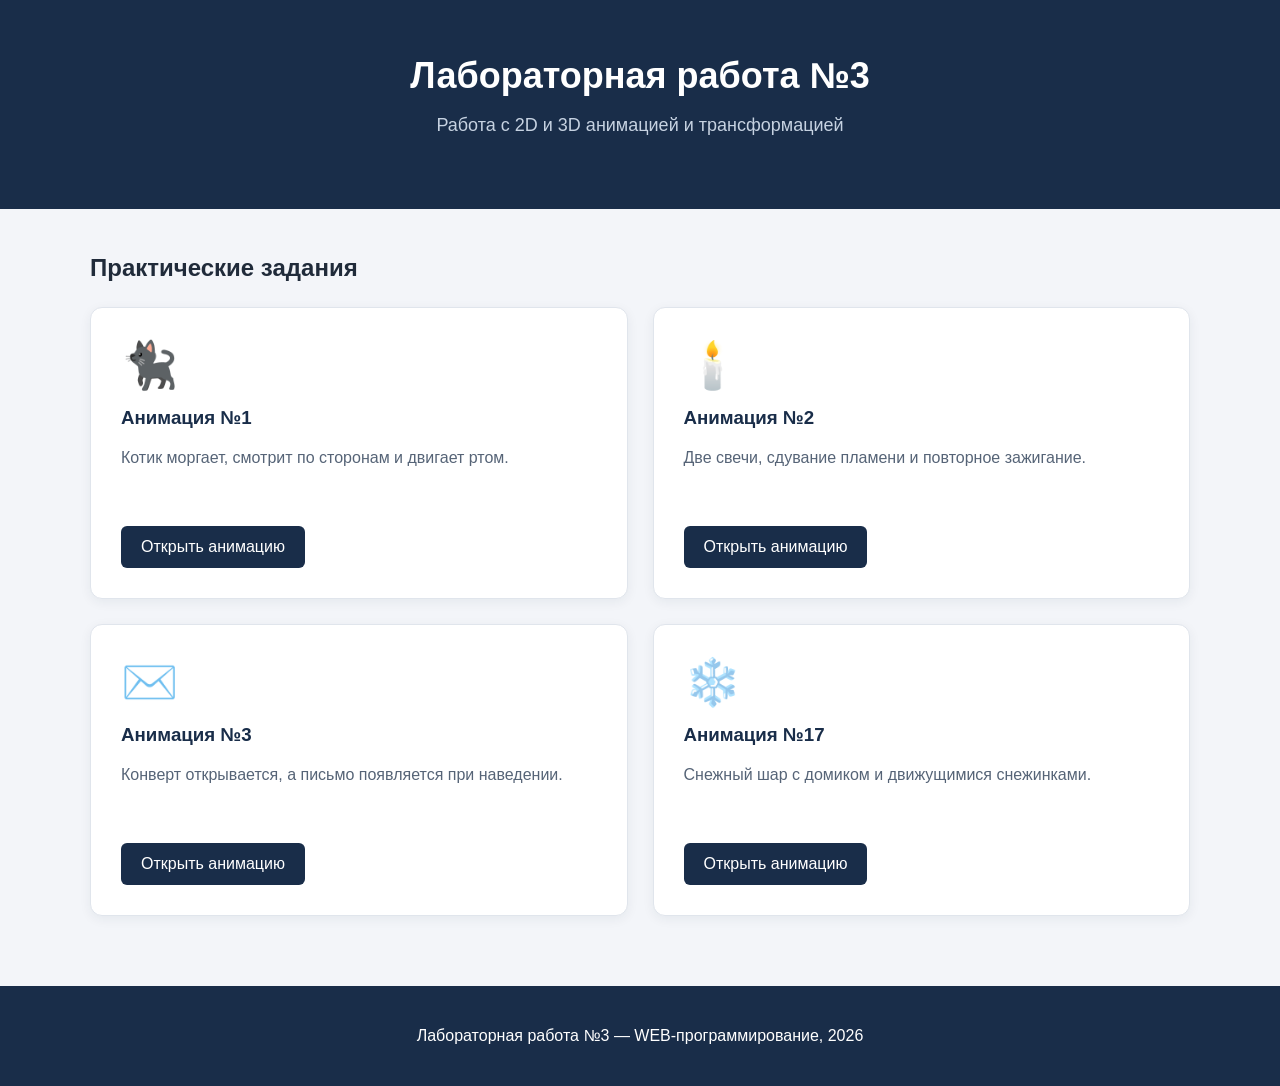
<file: index.html>
<!DOCTYPE html>
<html lang="ru">
<head>
    <meta charset="UTF-8">
    <meta name="viewport" content="width=device-width, initial-scale=1.0">
    <title>Лабораторная №3 — CSS-анимации</title>
    <link rel="stylesheet" href="css/styles.css">
</head>
<body class="lab3-home">

    <header class="lab3-header">
        <h1>Лабораторная работа №3</h1>
        <p>Работа с 2D и 3D анимацией и трансформацией</p>
    </header>

    <main class="lab3-container">
        <h2>Практические задания</h2>

        <div class="lab3-grid">

            <article class="lab3-card">
                <div class="lab3-card-icon">🐈‍⬛</div>
                <h3>Анимация №1</h3>
                <p>Котик моргает, смотрит по сторонам и двигает ртом.</p>
                <a href="cat.html">Открыть анимацию</a>
            </article>

            <article class="lab3-card">
                <div class="lab3-card-icon">🕯️</div>
                <h3>Анимация №2</h3>
                <p>Две свечи, сдувание пламени и повторное зажигание.</p>
                <a href="candles.html">Открыть анимацию</a>
            </article>

            <article class="lab3-card">
                <div class="lab3-card-icon">✉️</div>
                <h3>Анимация №3</h3>
                <p>Конверт открывается, а письмо появляется при наведении.</p>
                <a href="envelope.html">Открыть анимацию</a>
            </article>

            <article class="lab3-card">
                <div class="lab3-card-icon">❄️</div>
                <h3>Анимация №17</h3>
                <p>Снежный шар с домиком и движущимися снежинками.</p>
                <a href="snowglobe.html">Открыть анимацию</a>
            </article>

        </div>
    </main>

    <footer class="lab3-footer">
        <p>Лабораторная работа №3 — WEB-программирование, 2026</p>
    </footer>

</body>
</html>
</file>
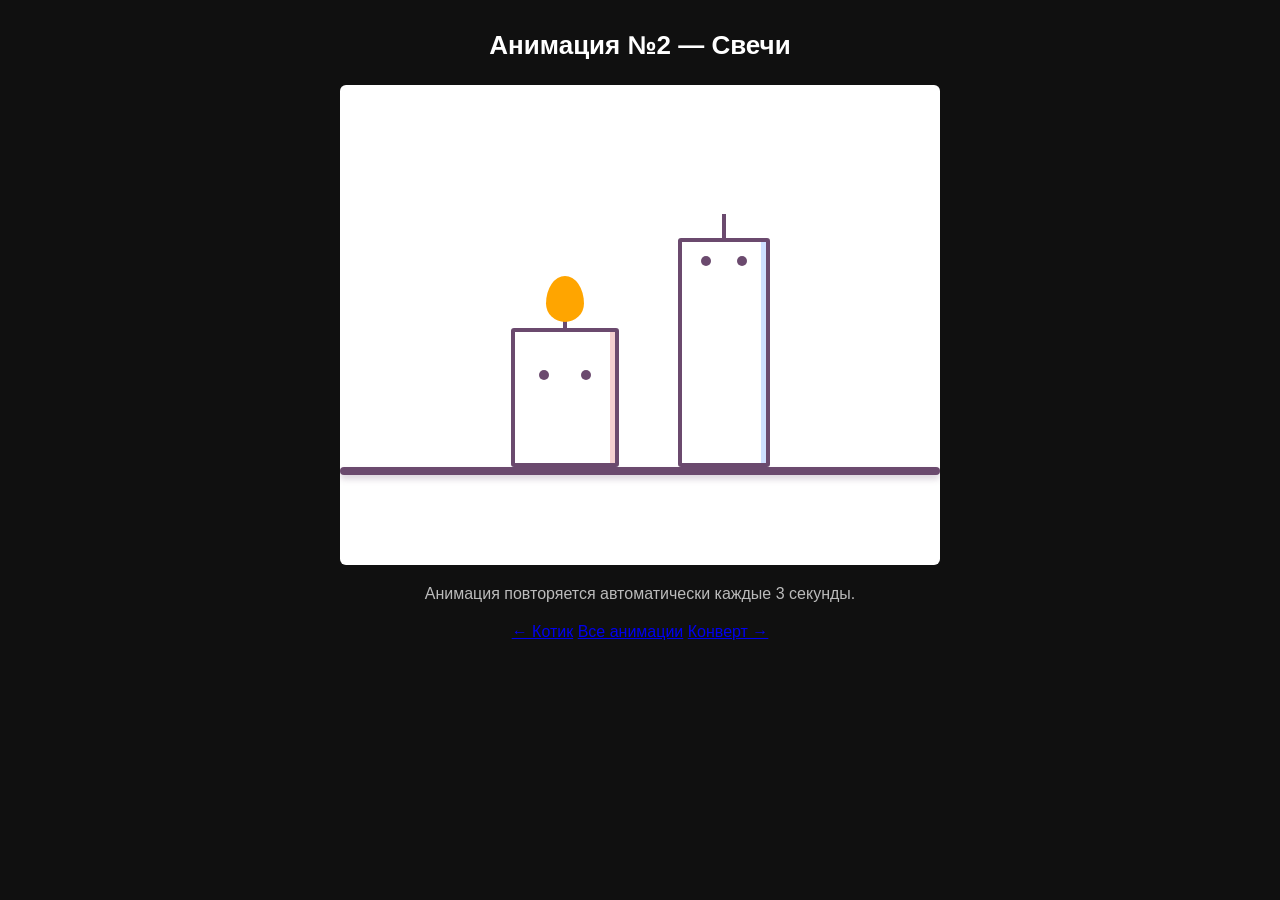
<file: candles.html>
<!DOCTYPE html>
<html lang="ru">
<head>
    <meta charset="UTF-8">
    <meta name="viewport" content="width=device-width, initial-scale=1.0">
    <title>Анимация №2 — Свечи</title>
    <link rel="stylesheet" href="css/styles.css">
</head>
<body class="candles-page">
    <main class="candles-main">
        <h1>Анимация №2 — Свечи</h1>
        <div class="candles-demo" role="img" aria-label="Высокая свеча задувает низкую, которая краснеет и вновь загорается">
            <div class="stage">
                <!-- scene: точка отсчёта — центр сцены на линии земли -->
                <div class="scene">
            
                  <!-- низкая свечка (та, что горит) -->
                  <div class="candle short">
                    <div class="wick"></div>
                    <div class="flame"></div>
                    <div class="eye l"><i class="dot"></i><i class="chev right"></i></div>
                    <div class="eye r"><i class="dot"></i><i class="chev left"></i></div>
                  </div>
            
                  <!-- высокая свечка (та, что дует) -->
                  <div class="candle tall">
                    <div class="wick"></div>
                    <div class="eye l"><i class="dot"></i></div>
                    <div class="eye r"><i class="dot"></i></div>
                    <div class="mouth"></div>
                  </div>
            
                  <div class="ring"></div>
                  <div class="smoke"></div>
                </div>
            
                <div class="ground"></div>
              </div>
        </div>
        <p class="candles-note">Анимация повторяется автоматически каждые 3 секунды.</p>
        <nav class="animation-nav" aria-label="Переход к другим анимациям">
            <a href="cat.html">← Котик</a>
            <a href="index.html">Все анимации</a>
            <a href="envelope.html">Конверт →</a>
        </nav>
    </main>
</body>
</html>
</file>
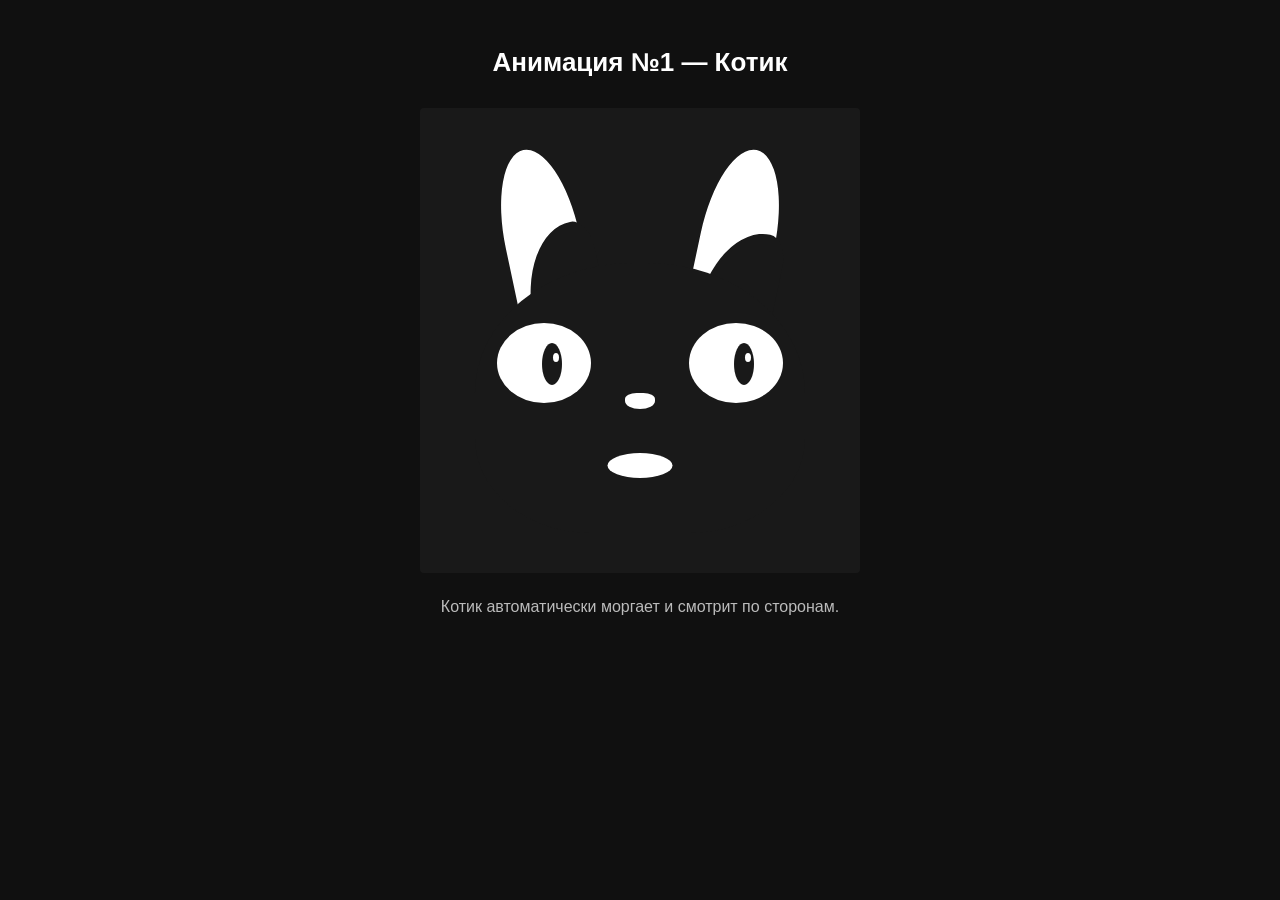
<file: cat.html>
<!DOCTYPE html>
<html lang="ru">
<head>
    <meta charset="UTF-8">
    <meta name="viewport" content="width=device-width, initial-scale=1.0">
    <title>Анимация 1 — Котик</title>
    <link rel="stylesheet" href="css/styles.css">
</head>
<body class="cat-page">

    <main class="cat-scene">
        <h1>Анимация №1 — Котик</h1>

        <div class="cat-art" role="img"
             aria-label="Чёрный котик моргает, смотрит по сторонам и двигает ртом">

            <div class="cat-ear cat-ear-left">
                <div class="cat-ear-inner"></div>
            </div>

            <div class="cat-ear cat-ear-right">
                <div class="cat-ear-inner"></div>
            </div>

            <div class="cat-face">
                <div class="cat-eye cat-eye-left">
                    <div class="cat-pupil"></div>
                </div>

                <div class="cat-eye cat-eye-right">
                    <div class="cat-pupil"></div>
                </div>

                <div class="cat-nose"></div>
                <div class="cat-mouth"></div>
            </div>
        </div>

        <p class="cat-hint">
            Котик автоматически моргает и смотрит по сторонам.
        </p>
    </main>

</body>
</html>
</file>
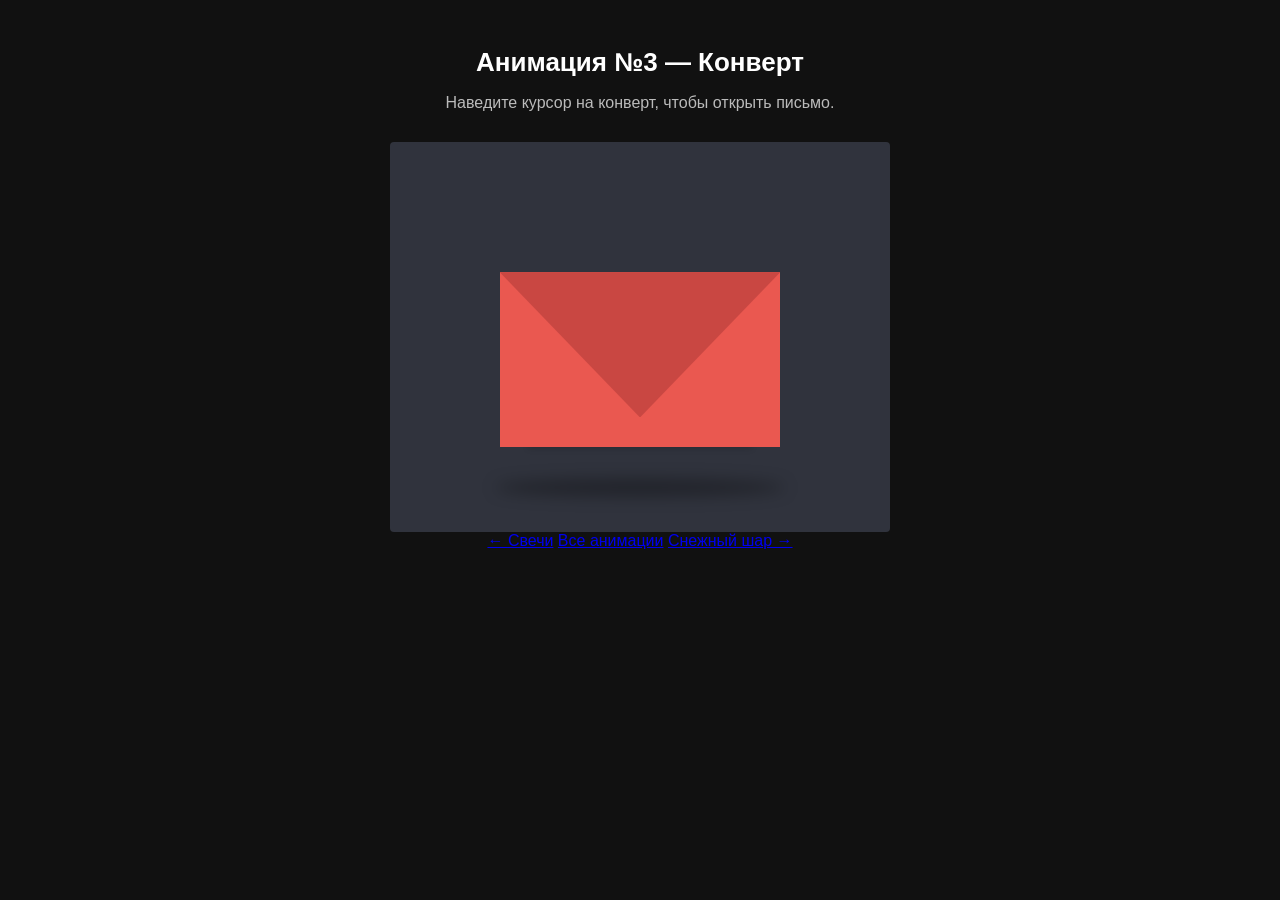
<file: envelope.html>
<!DOCTYPE html>
<html lang="ru">
<head>
    <meta charset="UTF-8">
    <meta name="viewport" content="width=device-width, initial-scale=1.0">
    <title>Анимация №3 — Конверт</title>
    <link rel="stylesheet" href="css/styles.css">
</head>
<body class="envelope-page">

    <main class="envelope-main">
        <h1>Анимация №3 — Конверт</h1>

        <p>Наведите курсор на конверт, чтобы открыть письмо.</p>

        <div class="envelope-scene">

            <div class="mail-envelope" tabindex="0"
                 role="img"
                 aria-label="Красный конверт с выдвигающимся письмом">

                <!-- Задняя часть конверта -->
                <div class="envelope-back"></div>

                <!-- Письмо -->
                <div class="envelope-letter">
                    <div class="letter-stripes"></div>

                    <div class="letter-content">
                        <span class="letter-line line-long"></span>
                        <span class="letter-line line-medium"></span>
                        <span class="letter-line line-short"></span>
                    </div>

                    <div class="letter-stamp"></div>
                </div>

                <!-- Верхняя открывающаяся часть -->
                <div class="envelope-flap"></div>

                <!-- Передняя часть конверта -->
                <div class="envelope-front"></div>
            </div>

            <div class="envelope-shadow"></div>
        </div>

        <nav class="animation-nav">
            <a href="candles.html">← Свечи</a>
            <a href="index.html">Все анимации</a>
            <a href="snowglobe.html">Снежный шар →</a>
        </nav>
    </main>

</body>
</html>
</file>
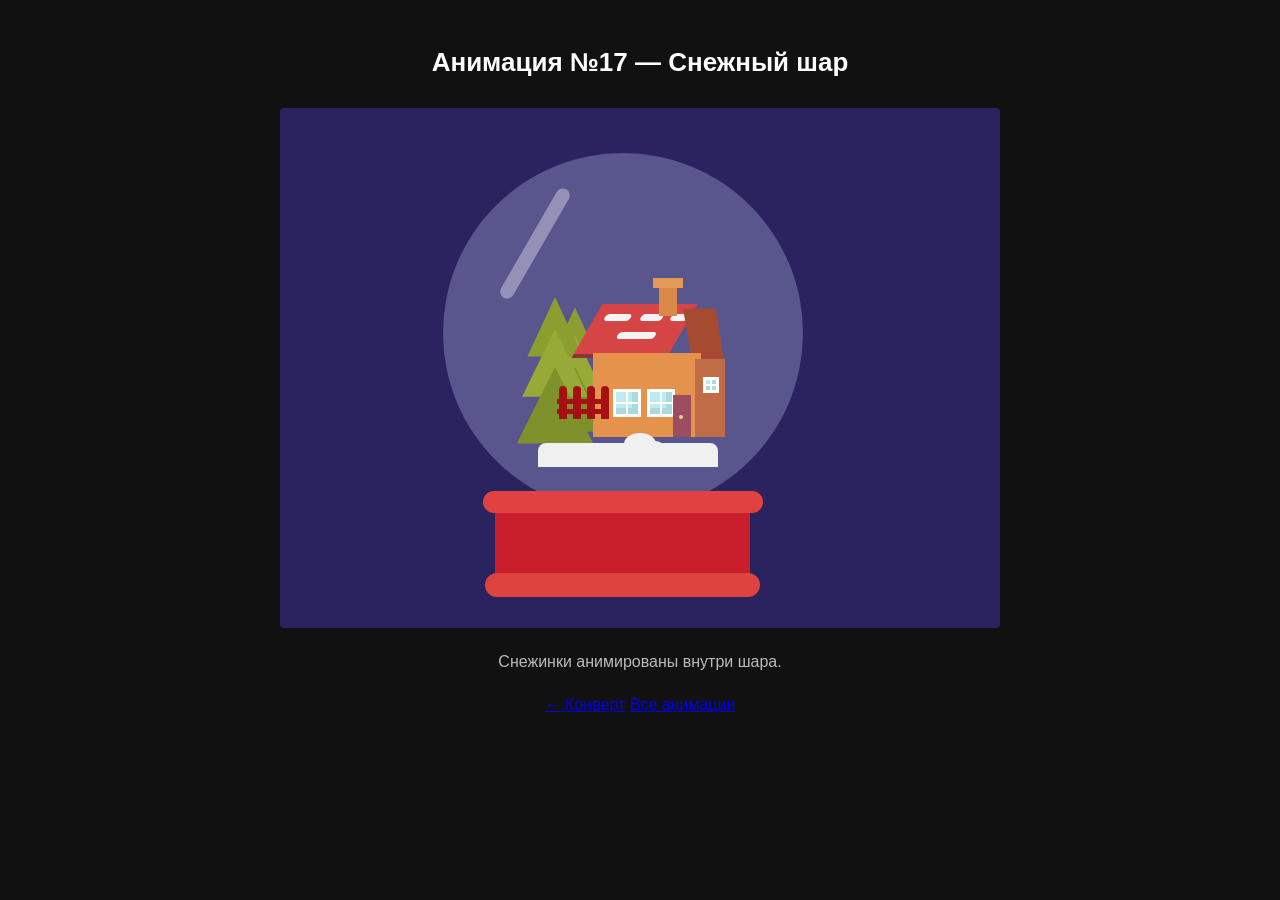
<file: snowglobe.html>
<!DOCTYPE html>
<html lang="ru">
<head>
    <meta charset="UTF-8">
    <meta name="viewport" content="width=device-width, initial-scale=1.0">
    <title>Анимация №17 — Снежный шар</title>
    <link rel="stylesheet" href="css/styles.css">
</head>
<body class="snowglobe-page">

    <main class="snowglobe-main">
        <h1>Анимация №17 — Снежный шар</h1>

        <div class="snowglobe-scene">
            <div class="snowglobe" role="img"
                 aria-label="Снежный шар с домиком, деревьями и движущимися снежинками">

                <div class="globe-glass">
                    <div class="globe-highlight"></div>

                    <!-- фон внутри шара -->
                    <div class="globe-inner-bg"></div>

                    <!-- деревья -->
                    <div class="tree tree-back">
                        <div class="tree-part tree-part-1"></div>
                        <div class="tree-part tree-part-2"></div>
                        <div class="tree-part tree-part-3"></div>
                    </div>

                    <div class="tree tree-front">
                        <div class="tree-part tree-part-1"></div>
                        <div class="tree-part tree-part-2"></div>
                        <div class="tree-part tree-part-3"></div>
                    </div>

                    <!-- дом -->
                    <div class="house">
                        <div class="chimney">
                            <div class="chimney-top"></div>
                        </div>

                        <div class="roof-main">
                            <div class="roof-snow snow-a"></div>
                            <div class="roof-snow snow-b"></div>
                            <div class="roof-snow snow-c"></div>
                            <div class="roof-snow snow-d"></div>
                        </div>

                        <div class="roof-side"></div>

                        <div class="house-body">
                            <div class="window window-left"></div>
                            <div class="window window-center"></div>
                            <div class="door"></div>
                            <div class="door-knob"></div>
                        </div>

                        <div class="house-side">
                            <div class="window-small"></div>
                        </div>
                    </div>

                    <!-- забор -->
                    <div class="fence">
                        <span></span><span></span><span></span><span></span>
                    </div>

                    <!-- снег внизу -->
                    <div class="snow-platform">
                        <div class="snow-bump bump-1"></div>
                        <div class="snow-bump bump-2"></div>
                    </div>

                    <!-- снежинки -->
                    <div class="snowflakes" aria-hidden="true">
                        <span style="--x: 6%; --delay: -1s; --duration: 8s; --size: 4px;"></span>
                        <span style="--x: 12%; --delay: -4s; --duration: 7s; --size: 3px;"></span>
                        <span style="--x: 18%; --delay: -2s; --duration: 9s; --size: 5px;"></span>
                        <span style="--x: 24%; --delay: -5s; --duration: 6s; --size: 3px;"></span>
                        <span style="--x: 31%; --delay: -3s; --duration: 8s; --size: 4px;"></span>
                        <span style="--x: 38%; --delay: -7s; --duration: 7s; --size: 5px;"></span>
                        <span style="--x: 45%; --delay: -2s; --duration: 10s; --size: 3px;"></span>
                        <span style="--x: 52%; --delay: -6s; --duration: 8s; --size: 4px;"></span>
                        <span style="--x: 59%; --delay: -1s; --duration: 6s; --size: 5px;"></span>
                        <span style="--x: 66%; --delay: -5s; --duration: 9s; --size: 3px;"></span>
                        <span style="--x: 73%; --delay: -3s; --duration: 7s; --size: 4px;"></span>
                        <span style="--x: 80%; --delay: -6s; --duration: 8s; --size: 5px;"></span>
                        <span style="--x: 87%; --delay: -2s; --duration: 9s; --size: 3px;"></span>
                        <span style="--x: 93%; --delay: -4s; --duration: 7s; --size: 4px;"></span>

                        <span style="--x: 9%; --delay: -8s; --duration: 9s; --size: 4px;"></span>
                        <span style="--x: 20%; --delay: -6s; --duration: 10s; --size: 3px;"></span>
                        <span style="--x: 34%; --delay: -4s; --duration: 8s; --size: 5px;"></span>
                        <span style="--x: 49%; --delay: -7s; --duration: 9s; --size: 3px;"></span>
                        <span style="--x: 63%; --delay: -5s; --duration: 10s; --size: 4px;"></span>
                        <span style="--x: 77%; --delay: -8s; --duration: 8s; --size: 3px;"></span>
                        <span style="--x: 90%; --delay: -7s; --duration: 9s; --size: 5px;"></span>
                    </div>
                </div>

                <div class="globe-stand-top"></div>
                <div class="globe-base"></div>
                <div class="globe-base-bottom"></div>
            </div>
        </div>

        <p class="snowglobe-hint">
            Снежинки анимированы внутри шара.
        </p>

        <nav class="animation-nav">
            <a href="envelope.html">← Конверт</a>
            <a href="index.html">Все анимации</a>
        </nav>
    </main>

</body>
</html>
</file>
<file: css/styles.css>
/* Анимация №1 — Котик */

* {
    box-sizing: border-box;
}

body {
    margin: 0;
    font-family: Arial, sans-serif;
}

.cat-page {
    background: #101010;
    color: white;
    min-height: 100vh;
}

.cat-scene {
    text-align: center;
    padding: 30px 15px;
}

    .cat-scene h1 {
        font-size: 26px;
        margin-bottom: 30px;
    }

.cat-art {
    position: relative;
    width: 440px;
    height: 465px;
    max-width: 100%;
    margin: 0 auto;
    background: #191919;
    border-radius: 4px;
    overflow: hidden;
}

/* Уши */

.cat-ear {
    position: absolute;
    top: 42px;
    width: 92px;
    height: 190px;
    background: white;
    border-radius: 60% 60% 15% 15%;
    z-index: 1;
}

.cat-ear-left {
    left: 79px;
    transform: rotate(-17deg);
}

.cat-ear-right {
    right: 79px;
    transform: rotate(17deg);
}

.cat-ear-inner {
    position: absolute;
    bottom: -15px;
    left: 7px;
    width: 100%;
    height: 70%;
    background: #191919;
    border-radius: 70% 20% 0 0;
}

/* Голова */

.cat-face {
    position: absolute;
    top: 155px;
    left: 55px;
    width: 330px;
    height: 270px;
    background: #191919;
    border-radius: 48% 48% 35% 35%;
    z-index: 2;
}

/* Глаза */

.cat-eye {
    position: absolute;
    top: 60px;
    width: 94px;
    height: 80px;
    border-radius: 50%;
    background: white;
    overflow: hidden;
    animation: cat-blink 6s infinite;
}

.cat-eye-left {
    left: 22px;
}

.cat-eye-right {
    right: 22px;
}

.cat-pupil {
    position: absolute;
    top: 20px;
    left: 45px;
    width: 20px;
    height: 42px;
    border-radius: 50%;
    background: #191919;
    animation: cat-look 6s infinite;
}

    .cat-pupil::after {
        content: "";
        position: absolute;
        top: 10px;
        right: 3px;
        width: 6px;
        height: 9px;
        border-radius: 50%;
        background: white;
    }

/* Нос */

.cat-nose {
    position: absolute;
    top: 130px;
    left: 50%;
    width: 30px;
    height: 16px;
    background: white;
    border-radius: 50% 50% 65% 65%;
    transform: translateX(-50%);
}

/* Рот */

.cat-mouth {
    position: absolute;
    top: 190px;
    left: 50%;
    width: 65px;
    height: 25px;
    background: white;
    border-radius: 50%;
    transform: translateX(-50%);
    animation: cat-mouth-move 6s infinite;
}

/* Моргание */

@keyframes cat-blink {
    0%, 25%, 29%, 60%, 64%, 100% {
        transform: scaleY(1);
    }

    27%, 62% {
        transform: scaleY(0.06);
    }
}

/* Движение зрачков */

@keyframes cat-look {
    0%, 15%, 75%, 100% {
        transform: translateX(0);
    }

    25%, 40% {
        transform: translateX(-20px);
    }

    50%, 65% {
        transform: translateX(15px);
    }
}

/* Движение рта */

@keyframes cat-mouth-move {
    0%, 20%, 55%, 100% {
        transform: translateX(-50%) scaleY(1);
    }

    30%, 42% {
        transform: translateX(-50%) scaleY(0.3);
    }

    70%, 85% {
        transform: translateX(-50%) scaleY(1.5);
    }
}

.cat-hint {
    color: #bbb;
    margin-top: 25px;
}

/* Адаптация под небольшие экраны */

@media (max-width: 480px) {
    .cat-art {
        transform: scale(0.7);
        transform-origin: top center;
        margin-bottom: -120px;
    }
}

/* Уточнение формы ушей */

.cat-ear {
    top: 40px;
    width: 75px;
    height: 185px;
    border-radius: 65% 65% 15% 15%;
}

.cat-ear-left {
    left: 85px;
    transform: rotate(-12deg);
}

.cat-ear-right {
    right: 85px;
    transform: rotate(12deg);
}

.cat-ear-inner {
    bottom: -15px;
    left: 12px;
    width: 100%;
    height: 65%;
    border-radius: 75% 25% 0 0;
}


/* Анимация №2 — Свечи */
.candles-page {
    background: #101010;
    color: #fff;
    min-height: 100vh;
}

.candles-main {
    text-align: center;
    padding: 30px 15px;
}

    .candles-main h1 {
        margin: 0 0 24px;
        font: 700 26px Arial, sans-serif;
    }

.candles-demo {
    box-sizing: border-box;
    max-width: 600px;
    margin: 0 auto;
    overflow: hidden;
}

    .candles-demo *, .candles-demo *::before, .candles-demo *::after {
        box-sizing: border-box;
    }

    .candles-demo .stage {
        height: 480px;
        min-height: 0;
        border-radius: 6px;
    }

.candles-note {
    color: #bbb;
    margin: 20px 0;
}


/*  переменные  */


.candles-demo {
    --line: #6b4a6e; /* цвет контуров и земли */
    --flame: #ffa500;
    --hot: #ff6347; /* красный "перегрев" */
    --dur: 3s; /* длина одного цикла */
}











    /*  сцена  */


    .candles-demo .stage {
        position: relative;
        width: 100%;
        height: 100vh;
        min-height: 402px;
        background: #fff;
        animation: cd-bg var(--dur) infinite;
    }



    .candles-demo .ground {
        position: absolute;
        left: 0;
        right: 0;
        bottom: calc(50% - 150px); /* линия земли */
        height: 8px;
        background: var(--line);
        border-radius: 4px;
        box-shadow: 0 4px 6px rgba(107, 74, 110, .25);
    }



    /* scene = нулевая точка: центр по X, верх земли по Y */


    .candles-demo .scene {
        position: absolute;
        left: 50%;
        bottom: calc(50% - 142px);
        width: 0;
        height: 0;
    }



    /*  свечи  */


    .candles-demo .candle {
        position: absolute;
        bottom: 0;
        background: #fff;
        border: 4px solid var(--line);
        border-radius: 3px;
        transform-origin: 50% 100%;
    }



    .candles-demo .short {
        left: -129px;
        width: 108px;
        height: 139px;
        box-shadow: inset -5px 0 0 #f4d0d0;
        animation: cd-short-body var(--dur) infinite;
    }



    .candles-demo .tall {
        left: 38px;
        width: 92px;
        height: 229px;
        box-shadow: inset -5px 0 0 #cfe0ff;
        animation: cd-tall-body var(--dur) infinite;
    }



    /* фитиль */


    .candles-demo .wick {
        position: absolute;
        left: 50%;
        bottom: 100%;
        width: 4px;
        height: 14px;
        margin-left: -2px;
        background: var(--line);
        transform-origin: 50% 100%;
    }


    .candles-demo .short .wick {
        animation: cd-wick var(--dur) infinite;
    }


    .candles-demo .tall .wick {
        height: 28px;
    }



    /* пламя */


    .candles-demo .flame {
        position: absolute;
        left: 50%;
        bottom: calc(100% + 10px);
        width: 38px;
        height: 46px;
        margin-left: -19px;
        background: var(--flame);
        border-radius: 50% 50% 50% 50% / 60% 60% 40% 40%;
        transform-origin: 50% 100%;
        animation: cd-flame var(--dur) infinite;
    }



    /*  глаза и рот  */


    .candles-demo .eye {
        position: absolute;
        width: 14px;
        height: 14px;
    }


    .candles-demo .short .eye {
        top: 36px;
    }


    .candles-demo .tall .eye {
        top: 12px;
    }


    .candles-demo .short .eye.l {
        left: 22px;
    }

    .candles-demo .short .eye.r {
        right: 22px;
    }


    .candles-demo .tall .eye.l {
        left: 17px;
    }

    .candles-demo .tall .eye.r {
        right: 17px;
    }



    .candles-demo .dot {
        position: absolute;
        inset: 2px;
        background: var(--line);
        border-radius: 50%;
    }


    .candles-demo .chev {
        position: absolute;
        top: 1px;
        width: 12px;
        height: 12px;
        opacity: 0;
    }


        .candles-demo .chev.right {
            left: -2px;
            border-top: 4px solid var(--line);
            border-right: 4px solid var(--line);
            transform: rotate(45deg);
        }


        .candles-demo .chev.left {
            left: 4px;
            border-bottom: 4px solid var(--line);
            border-left: 4px solid var(--line);
            transform: rotate(45deg);
        }



    .candles-demo .short .dot {
        animation: cd-eye-open var(--dur) infinite;
    }


    .candles-demo .short .chev {
        animation: cd-eye-squint var(--dur) infinite;
    }



    .candles-demo .mouth {
        position: absolute;
        left: 24px;
        top: 50px;
        width: 0;
        height: 0;
        background: var(--line);
        border-radius: 50%;
        transform: translate(-50%, -50%);
        animation: cd-mouth var(--dur) infinite;
    }



    /*  волна и дым  */


    .candles-demo .ring {
        position: absolute;
        left: -75px;
        bottom: 227px;
        width: 360px;
        height: 360px;
        margin: -180px 0 0 -180px; /* центр кольца в (left, bottom) */
        transform: translate(0, 50%);
        border: 6px solid #bbb;
        border-radius: 50%;
        opacity: 0;
        animation: cd-ring var(--dur) infinite;
    }



    .candles-demo .smoke {
        position: absolute;
        background: #aaa;
        border-radius: 10px;
        opacity: 0;
        transform: translate(-50%, 50%);
        animation: cd-smoke var(--dur) infinite;
    }



/* анимации (цикл 3 с) 
   30%  высокая вдыхает      43%  выдох + свет гаснет
   47%  низкая зажмурилась   70%  свет включился, пламя вернулось
   90%  свечка остыла                                           */



@keyframes cd-bg {
    0%, 35% {
        background: #fff;
    }

    38% {
        background: #d9d9d9;
    }

    43%, 68% {
        background: #000;
    }

    70%, 100% {
        background: #fff;
    }
}



@keyframes cd-tall-body {
    0%, 30% {
        height: 229px;
    }

    36%, 41% {
        height: 252px;
    }

    44% {
        height: 212px;
    }

    50%, 100% {
        height: 229px;
    }
}



@keyframes cd-mouth {
    0%, 30% {
        width: 0;
        height: 0;
    }

    35% {
        width: 14px;
        height: 14px;
    }

    41% {
        width: 28px;
        height: 28px;
    }

    44% {
        width: 7px;
        height: 7px;
    }

    47%, 100% {
        width: 0;
        height: 0;
    }
}



@keyframes cd-ring {
    0%, 38% {
        opacity: 0;
        transform: translate(0, 50%) scale(.2);
    }

    39% {
        opacity: 1;
    }

    45% {
        opacity: .9;
        transform: translate(0, 50%) scale(1);
    }

    50%, 100% {
        opacity: 0;
        transform: translate(0, 50%) scale(1.1);
    }
}



@keyframes cd-flame {
    0% {
        transform: scale(1, 1);
    }

    15% {
        transform: scale(1.04, .96);
    }

    30% {
        transform: scale(.97, 1.04);
    }

    42% {
        transform: scale(1, 1);
    }

    43%, 69.9% {
        transform: scale(0);
    }

    70% {
        transform: scale(0);
    }

    74% {
        transform: scale(1.25, 1.25);
    }

    80%, 100% {
        transform: scale(1, 1);
    }
}



@keyframes cd-wick {
    0%, 42% {
        transform: rotate(0);
    }

    45%, 69% {
        transform: rotate(12deg);
    }

    72%, 100% {
        transform: rotate(0);
    }
}



@keyframes cd-eye-open {
    0%, 46.9% {
        opacity: 1;
    }

    47%, 69.9% {
        opacity: 0;
    }

    70%, 100% {
        opacity: 1;
    }
}


@keyframes cd-eye-squint {
    0%, 46.9% {
        opacity: 0;
    }

    47%, 69.9% {
        opacity: 1;
    }

    70%, 100% {
        opacity: 0;
    }
}



@keyframes cd-short-body {
    0%, 43% {
        transform: scale(1, 1);
        background: #fff;
    }

    47% {
        transform: scale(1, 1);
        background: #fff;
    }

    53% {
        transform: scale(1.04, .96);
        background: #ffe4e0;
    }

    62% {
        transform: scale(1.12, .88);
        background: #ffa393;
    }

    69.5% {
        transform: scale(1.2, .84);
        background: var(--hot);
    }

    70% {
        transform: scale(1, 1);
        background: #ff8f78;
    }

    90%, 100% {
        transform: scale(1, 1);
        background: #fff;
    }
}



@keyframes cd-smoke {
    0%, 43% {
        opacity: 0;
        left: -146px;
        bottom: 172px;
        width: 64px;
        height: 5px;
    }

    44% {
        opacity: 1;
        left: -146px;
        bottom: 172px;
        width: 64px;
        height: 5px;
    }

    47% {
        left: -135px;
        bottom: 185px;
        width: 20px;
        height: 5px;
    }

    50% {
        left: -81px;
        bottom: 214px;
        width: 20px;
        height: 20px;
        border-radius: 50%;
    }

    53% {
        left: -91px;
        bottom: 239px;
        width: 13px;
        height: 13px;
    }

    56% {
        opacity: 1;
        left: -100px;
        bottom: 266px;
        width: 5px;
        height: 5px;
    }

    58%, 100% {
        opacity: 0;
        left: -100px;
        bottom: 270px;
        width: 3px;
        height: 3px;
    }
}



/* Сцена ограничена карточкой, а не занимает весь экран. */
.candles-demo .stage {
    height: 480px;
    min-height: 0;
}




/* =====================================
   АНИМАЦИЯ №3 — КОНВЕРТ С ПИСЬМОМ
   ===================================== */

.envelope-page {
    margin: 0;
    min-height: 100vh;
    background: #111;
    color: white;
    font-family: Arial, sans-serif;
}

.envelope-main {
    text-align: center;
    padding: 30px 15px;
}

    .envelope-main h1 {
        font-size: 26px;
        margin-bottom: 15px;
    }

    .envelope-main > p {
        color: #bbb;
        margin-bottom: 30px;
    }

/* Сцена */

.envelope-scene {
    position: relative;
    width: min(500px, 100%);
    height: 390px;
    margin: 0 auto;
    background: #30333d;
    border-radius: 4px;
    display: flex;
    justify-content: center;
    align-items: center;
    perspective: 900px;
}

/* Конверт */

.mail-envelope {
    position: relative;
    width: 280px;
    height: 175px;
    margin-top: 45px;
    cursor: pointer;
    outline-offset: 8px;
    transform-style: preserve-3d;
    transition: transform 0.5s ease;
}

/* Задняя стенка */

.envelope-back {
    position: absolute;
    inset: 0;
    background: #cc4944;
    z-index: 1;
}

/* Письмо */

.envelope-letter {
    position: absolute;
    left: 10%;
    top: 15px;
    width: 80%;
    height: 160px;
    background: #fff;
    z-index: 2;
    overflow: hidden;
    box-shadow: 0 2px 6px #0002;
    transform: translateY(0);
    transition: transform 0.75s cubic-bezier(0.25, 0.8, 0.25, 1) 0s;
}

/* Красные полоски письма */

.letter-stripes {
    width: 100%;
    height: 13px;
    background: repeating-linear-gradient( 135deg, #c95459 0px, #c95459 10px, white 10px, white 20px );
}

/* Текст на письме */

.letter-content {
    padding: 15px 12px;
}

.letter-line {
    display: block;
    height: 9px;
    margin-bottom: 10px;
    background: #cb6166;
}

.line-long {
    width: 75%;
}

.line-medium {
    width: 55%;
}

.line-short {
    width: 35%;
}

/* Печать */

.letter-stamp {
    position: absolute;
    right: 15px;
    bottom: 18px;
    width: 35px;
    height: 35px;
    border-radius: 50%;
    background: #edc9cc;
}

/* Верхний треугольный клапан */

.envelope-flap {
    position: absolute;
    top: 0;
    left: 0;
    width: 100%;
    height: 145px;
    background: #c94742;
    clip-path: polygon( 0 0, 100% 0, 50% 100% );
    transform-origin: top center;
    transform: rotateX(0deg);
    backface-visibility: visible;
    z-index: 4;
    transition: transform 0.55s ease-in-out, z-index 0s linear 0.55s;
}

/* Передняя часть конверта */

.envelope-front {
    position: absolute;
    inset: 0;
    background: #ea5850;
    clip-path: polygon( 0 0, 50% 56%, 100% 0, 100% 100%, 0 100% );
    z-index: 3;
}

/* Тень */

.envelope-shadow {
    position: absolute;
    bottom: 36px;
    left: 50%;
    width: 290px;
    height: 17px;
    border-radius: 50%;
    background: rgba(0, 0, 0, 0.32);
    filter: blur(8px);
    transform: translateX(-50%);
    transition: width 0.5s ease;
}

/* =====================================
   АНИМАЦИЯ ПРИ НАВЕДЕНИИ
   ===================================== */

/* Открытие клапана */

.mail-envelope:hover .envelope-flap,
.mail-envelope:focus .envelope-flap {
    transform: rotateX(180deg);
    z-index: 1;
    transition: transform 0.55s ease-in-out, z-index 0s linear 0.28s;
}

/* Появление письма */

.mail-envelope:hover .envelope-letter,
.mail-envelope:focus .envelope-letter {
    transform: translateY(-115px);
    transition: transform 0.75s cubic-bezier(0.25, 0.8, 0.25, 1) 0.4s;
}

/* Небольшой подъём конверта */

.mail-envelope:hover,
.mail-envelope:focus {
    transform: translateY(-8px);
}

/* Адаптация */

@media (max-width: 480px) {
    .envelope-scene {
        height: 340px;
    }

    .mail-envelope {
        scale: 0.85;
    }

    .envelope-shadow {
        width: 230px;
    }
}

@media (prefers-reduced-motion: reduce) {
    .mail-envelope,
    .envelope-letter,
    .envelope-flap,
    .envelope-shadow {
        transition-duration: 0.01ms;
        transition-delay: 0s;
    }
}

/* =====================================
   АНИМАЦИЯ №17 — СНЕЖНЫЙ ШАР
   ===================================== */

.snowglobe-page {
    background: #111;
    color: white;
    min-height: 100vh;
    font-family: Arial, sans-serif;
}

.snowglobe-main {
    padding: 30px 15px;
    text-align: center;
}

    .snowglobe-main h1 {
        font-size: 26px;
        margin-bottom: 30px;
    }

.snowglobe-scene {
    width: min(720px, 100%);
    height: 520px;
    margin: 0 auto;
    background: #2b2260;
    border-radius: 4px;
    display: flex;
    justify-content: center;
    align-items: center;
    overflow: hidden;
}

.snowglobe {
    position: relative;
    width: 430px;
    height: 430px;
}

/* шар */

.globe-glass {
    position: absolute;
    top: 0;
    left: 18px;
    width: 360px;
    height: 360px;
    border-radius: 50%;
    overflow: hidden;
    background: rgba(145, 148, 195, 0.45);
    z-index: 2;
}

.globe-inner-bg {
    position: absolute;
    inset: 0;
    background: transparent;
}

.globe-highlight {
    position: absolute;
    top: 28px;
    left: 85px;
    width: 14px;
    height: 125px;
    background: rgba(255, 255, 255, 0.35);
    border-radius: 50px;
    transform: rotate(30deg);
    z-index: 10;
}

/* дом */

.house {
    position: absolute;
    left: 132px;
    bottom: 76px;
    width: 150px;
    height: 145px;
    z-index: 5;
}

.roof-main {
    position: absolute;
    top: 12px;
    left: 12px;
    width: 95px;
    height: 54px;
    background: #d54545;
    transform: skewX(-30deg);
    border-bottom: 4px solid #893737;
}

.roof-side {
    position: absolute;
    top: 16px;
    right: 0;
    width: 42px;
    height: 58px;
    background: #a74a32;
    clip-path: polygon(0 0, 78% 0, 100% 100%, 24% 100%);
    border-bottom: 4px solid #733325;
}

.roof-snow {
    position: absolute;
    height: 7px;
    background: #f4f4f4;
    border-radius: 10px;
    top: 10px;
}

.snow-a {
    left: 10px;
    width: 26px;
}

.snow-b {
    left: 46px;
    width: 22px;
}

.snow-c {
    left: 76px;
    width: 18px;
}

.snow-d {
    left: 33px;
    top: 28px;
    width: 38px;
}

.chimney {
    position: absolute;
    top: -6px;
    left: 84px;
    width: 18px;
    height: 30px;
    background: #d88947;
    z-index: 2;
}

.chimney-top {
    position: absolute;
    top: -8px;
    left: -6px;
    width: 30px;
    height: 10px;
    background: #e39a57;
}

.house-body {
    position: absolute;
    left: 18px;
    bottom: 0;
    width: 108px;
    height: 84px;
    background: #e5924c;
}

.house-side {
    position: absolute;
    right: 0;
    bottom: 0;
    width: 30px;
    height: 78px;
    background: #c06d47;
}

.window,
.window-small {
    position: absolute;
    background: #bcebf1;
    border: 3px solid #fff;
    box-shadow: inset -6px -6px 0 rgba(0, 0, 0, 0.08);
}

    .window::before,
    .window-small::before {
        content: "";
        position: absolute;
        left: 50%;
        top: 0;
        width: 2px;
        height: 100%;
        background: #fff;
        transform: translateX(-50%);
    }

    .window::after,
    .window-small::after {
        content: "";
        position: absolute;
        top: 50%;
        left: 0;
        width: 100%;
        height: 2px;
        background: #fff;
        transform: translateY(-50%);
    }

.window-left {
    left: 20px;
    bottom: 20px;
    width: 28px;
    height: 28px;
}

.window-center {
    left: 54px;
    bottom: 20px;
    width: 28px;
    height: 28px;
}

.window-small {
    right: 6px;
    top: 18px;
    width: 16px;
    height: 16px;
}

.door {
    position: absolute;
    right: 10px;
    bottom: 0;
    width: 18px;
    height: 42px;
    background: #9a4e60;
}

.door-knob {
    position: absolute;
    right: 18px;
    bottom: 18px;
    width: 4px;
    height: 4px;
    background: #f2d089;
    border-radius: 50%;
}

/* деревья */

.tree {
    position: absolute;
    bottom: 82px;
    width: 80px;
    height: 130px;
    z-index: 4;
}

.tree-back {
    left: 92px;
    transform: scale(0.9);
}

.tree-front {
    left: 72px;
    transform: scale(1.06);
}

.tree-part {
    position: absolute;
    left: 50%;
    transform: translateX(-50%);
    width: 0;
    height: 0;
    border-left: 26px solid transparent;
    border-right: 26px solid transparent;
}

.tree-part-1 {
    top: 0;
    border-bottom: 56px solid #8b9e2f;
}

.tree-part-2 {
    top: 30px;
    border-left-width: 31px;
    border-right-width: 31px;
    border-bottom: 64px solid #97aa37;
}

.tree-part-3 {
    top: 66px;
    border-left-width: 36px;
    border-right-width: 36px;
    border-bottom: 72px solid #7f912b;
}

/* забор */

.fence {
    position: absolute;
    left: 116px;
    bottom: 94px;
    display: flex;
    gap: 6px;
    z-index: 6;
}

    .fence span {
        width: 8px;
        height: 28px;
        background: #a61012;
        position: relative;
    }

        .fence span::before {
            content: "";
            position: absolute;
            top: -5px;
            left: 0;
            width: 8px;
            height: 5px;
            background: #a61012;
            border-radius: 4px 4px 0 0;
        }

    .fence::before,
    .fence::after {
        content: "";
        position: absolute;
        left: -2px;
        width: 46px;
        height: 5px;
        background: #a61012;
    }

    .fence::before {
        top: 8px;
    }

    .fence::after {
        top: 18px;
    }

/* снег снизу */

.snow-platform {
    position: absolute;
    left: 95px;
    bottom: 46px;
    width: 180px;
    height: 24px;
    background: #f0f0f0;
    border-radius: 8px 8px 0 0;
    z-index: 6;
}

.snow-bump {
    position: absolute;
    bottom: 12px;
    background: #f0f0f0;
    border-radius: 50%;
}

.bump-1 {
    left: 86px;
    width: 32px;
    height: 22px;
}

.bump-2 {
    left: 108px;
    width: 18px;
    height: 14px;
}

/* подставка */

.globe-stand-top {
    position: absolute;
    top: 338px;
    left: 58px;
    width: 280px;
    height: 22px;
    background: #e24142;
    border-radius: 14px;
    z-index: 7;
}

.globe-base {
    position: absolute;
    top: 356px;
    left: 70px;
    width: 255px;
    height: 72px;
    background: #c91f2d;
    z-index: 6;
}

.globe-base-bottom {
    position: absolute;
    top: 420px;
    left: 60px;
    width: 275px;
    height: 24px;
    background: #df4340;
    border-radius: 14px;
    z-index: 7;
}

/* снежинки */

.snowflakes {
    position: absolute;
    inset: 0;
    overflow: hidden;
    z-index: 9;
    pointer-events: none;
}

    .snowflakes span {
        position: absolute;
        top: -12px;
        left: var(--x);
        width: var(--size);
        height: var(--size);
        background: #fff;
        border-radius: 50%;
        opacity: 0;
        animation: snow-fall var(--duration) linear infinite;
        animation-delay: var(--delay);
    }

@keyframes snow-fall {
    0% {
        transform: translate(0, -10px);
        opacity: 0;
    }

    10% {
        opacity: 1;
    }

    35% {
        transform: translate(12px, 110px);
        opacity: 1;
    }

    65% {
        transform: translate(-10px, 215px);
        opacity: 1;
    }

    100% {
        transform: translate(8px, 360px);
        opacity: 0;
    }
}

.snowglobe-hint {
    color: #bbb;
    margin: 25px auto;
}

/* адаптация */

@media (max-width: 480px) {
    .snowglobe-scene {
        height: 430px;
    }

    .snowglobe {
        transform: scale(0.72);
    }
}

@media (prefers-reduced-motion: reduce) {
    .snowflakes span {
        animation: none;
        opacity: 0.85;
    }
}



/* =====================================
   ГЛАВНАЯ СТРАНИЦА LAB3
   ===================================== */

.lab3-home {
    min-height: 100vh;
    background: #f3f5f9;
    color: #202b3a;
    font-family: Arial, sans-serif;
}

.lab3-header {
    background: #192d49;
    color: white;
    padding: 55px 20px;
    text-align: center;
}

    .lab3-header h1 {
        margin: 0 0 15px;
        font-size: 36px;
    }

    .lab3-header p {
        font-size: 18px;
        color: #c6d2e1;
    }

.lab3-container {
    width: min(1100px, 92%);
    margin: 45px auto 70px;
}

    .lab3-container h2 {
        margin-bottom: 25px;
    }

.lab3-grid {
    display: grid;
    grid-template-columns: repeat(2, minmax(0, 1fr));
    gap: 25px;
}

.lab3-card {
    background: white;
    padding: 30px;
    border-radius: 12px;
    border: 1px solid #e0e5ec;
    box-shadow: 0 3px 12px #172b4410;
    transition: transform 0.3s ease, box-shadow 0.3s ease;
}

    .lab3-card:hover {
        transform: translateY(-7px);
        box-shadow: 0 12px 25px #172b4420;
    }

.lab3-card-icon {
    font-size: 46px;
    margin-bottom: 15px;
}

.lab3-card h3 {
    margin: 0 0 12px;
    color: #192d49;
}

.lab3-card p {
    line-height: 1.6;
    color: #566477;
    min-height: 50px;
}

.lab3-card a {
    display: inline-block;
    margin-top: 15px;
    padding: 12px 20px;
    background: #192d49;
    color: white;
    border-radius: 6px;
    text-decoration: none;
    transition: background 0.3s ease;
}

    .lab3-card a:hover {
        background: #315b88;
    }

.lab3-footer {
    padding: 25px;
    background: #192d49;
    color: white;
    text-align: center;
}

/* Адаптация главной страницы */

@media (max-width: 650px) {
    .lab3-header h1 {
        font-size: 27px;
    }

    .lab3-grid {
        grid-template-columns: 1fr;
    }

    .lab3-card {
        padding: 25px;
    }
}
</file>
